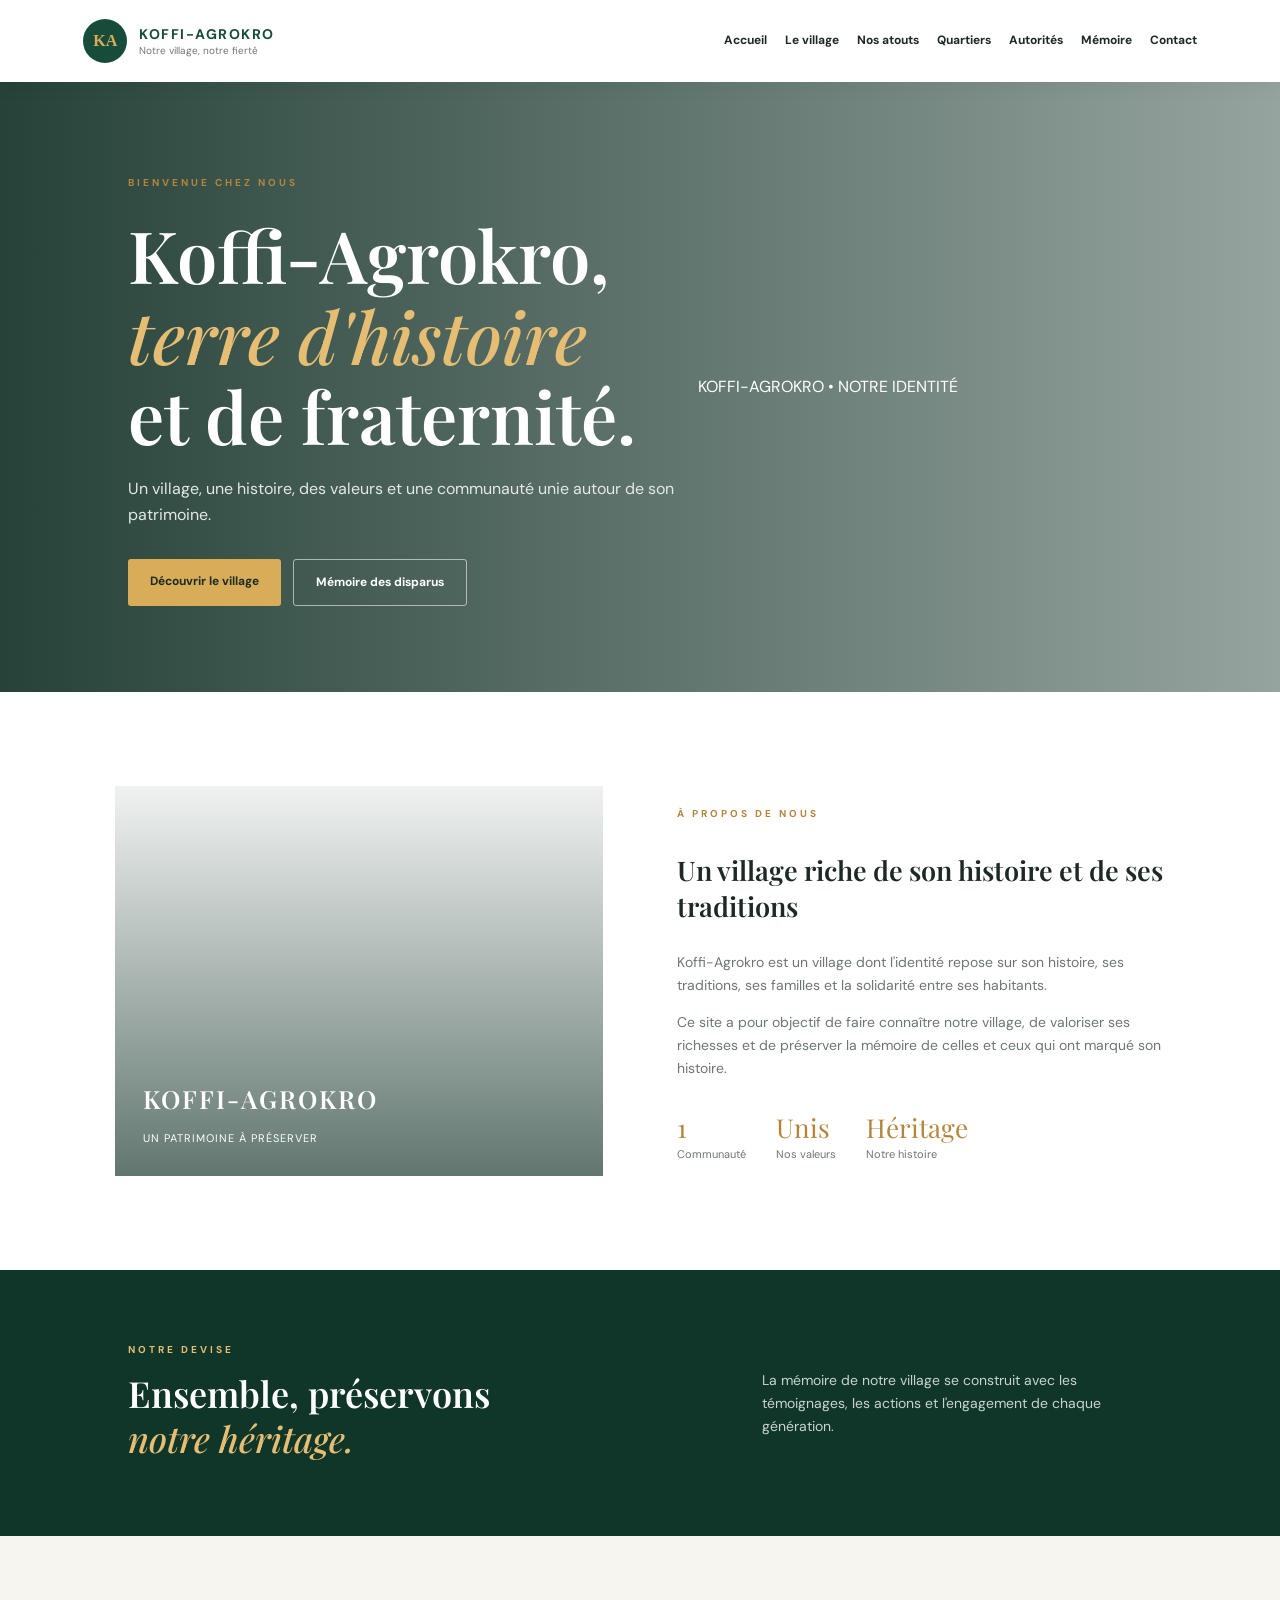
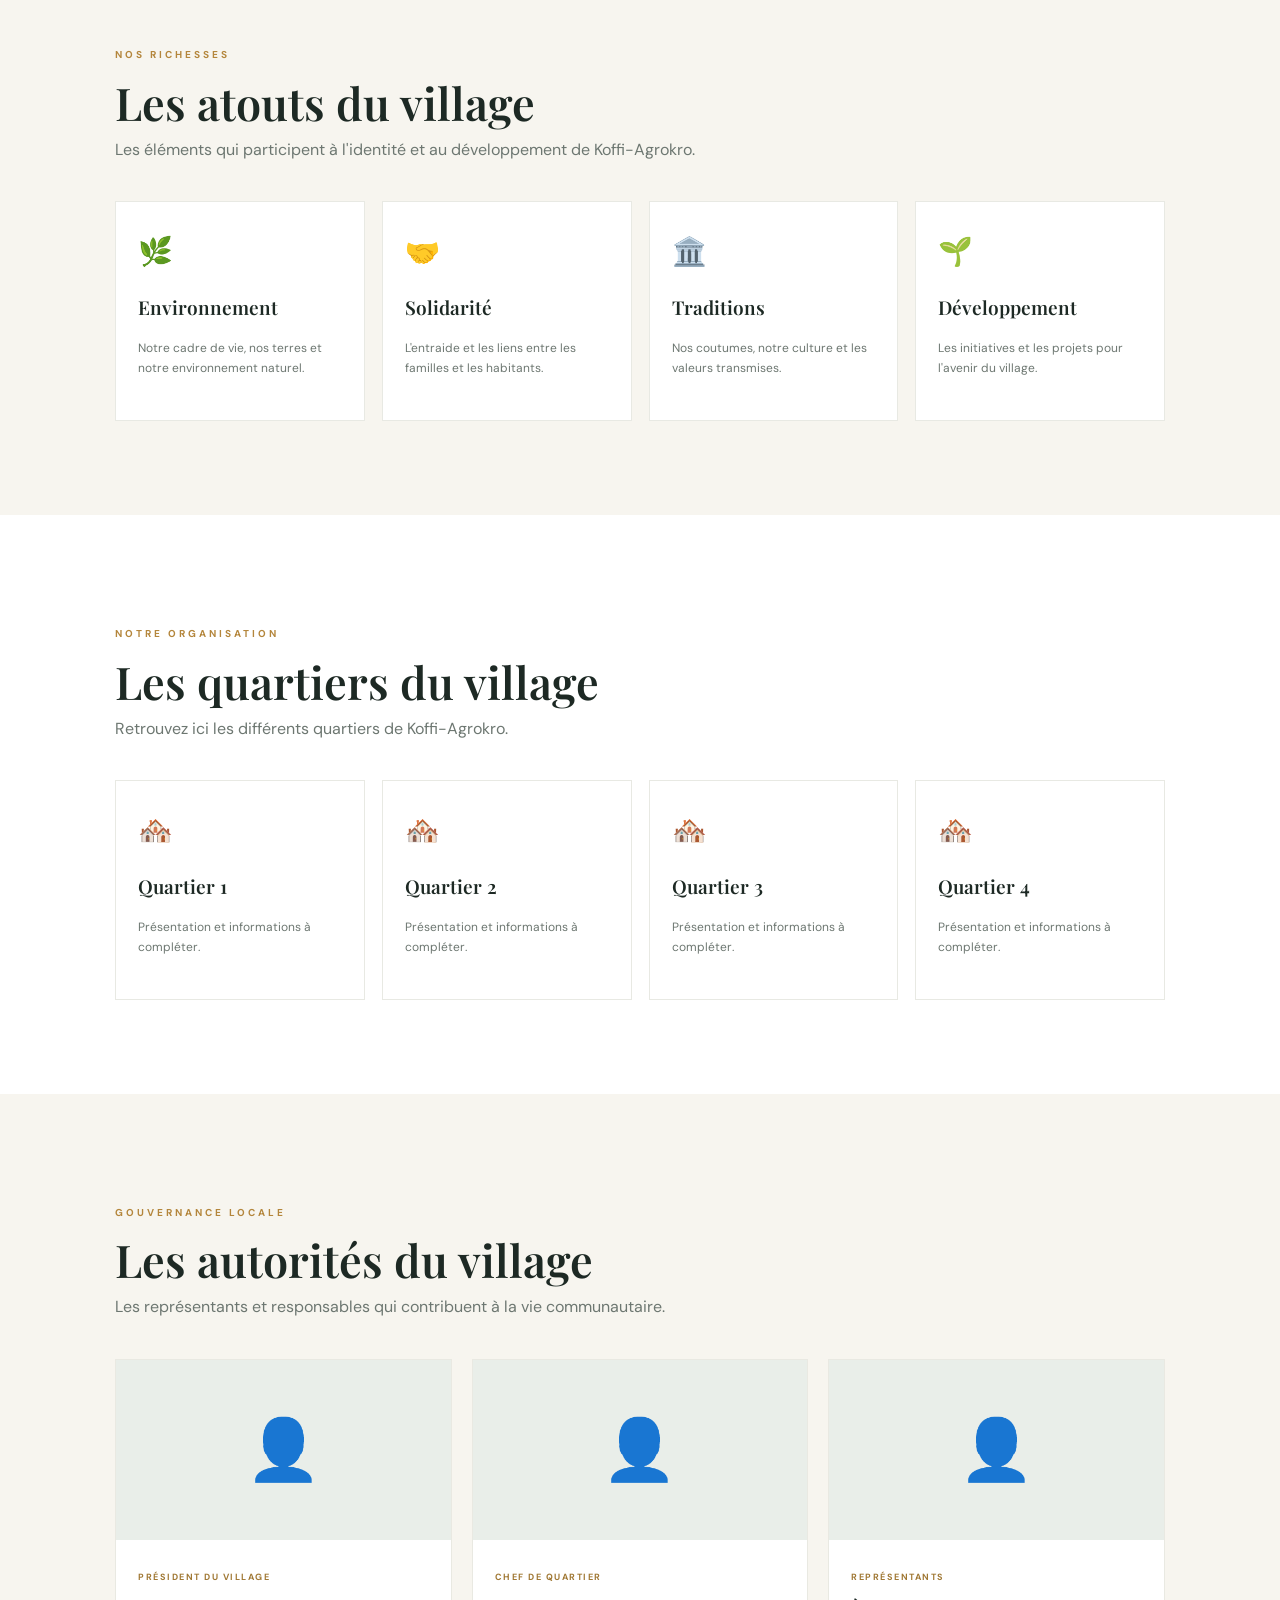
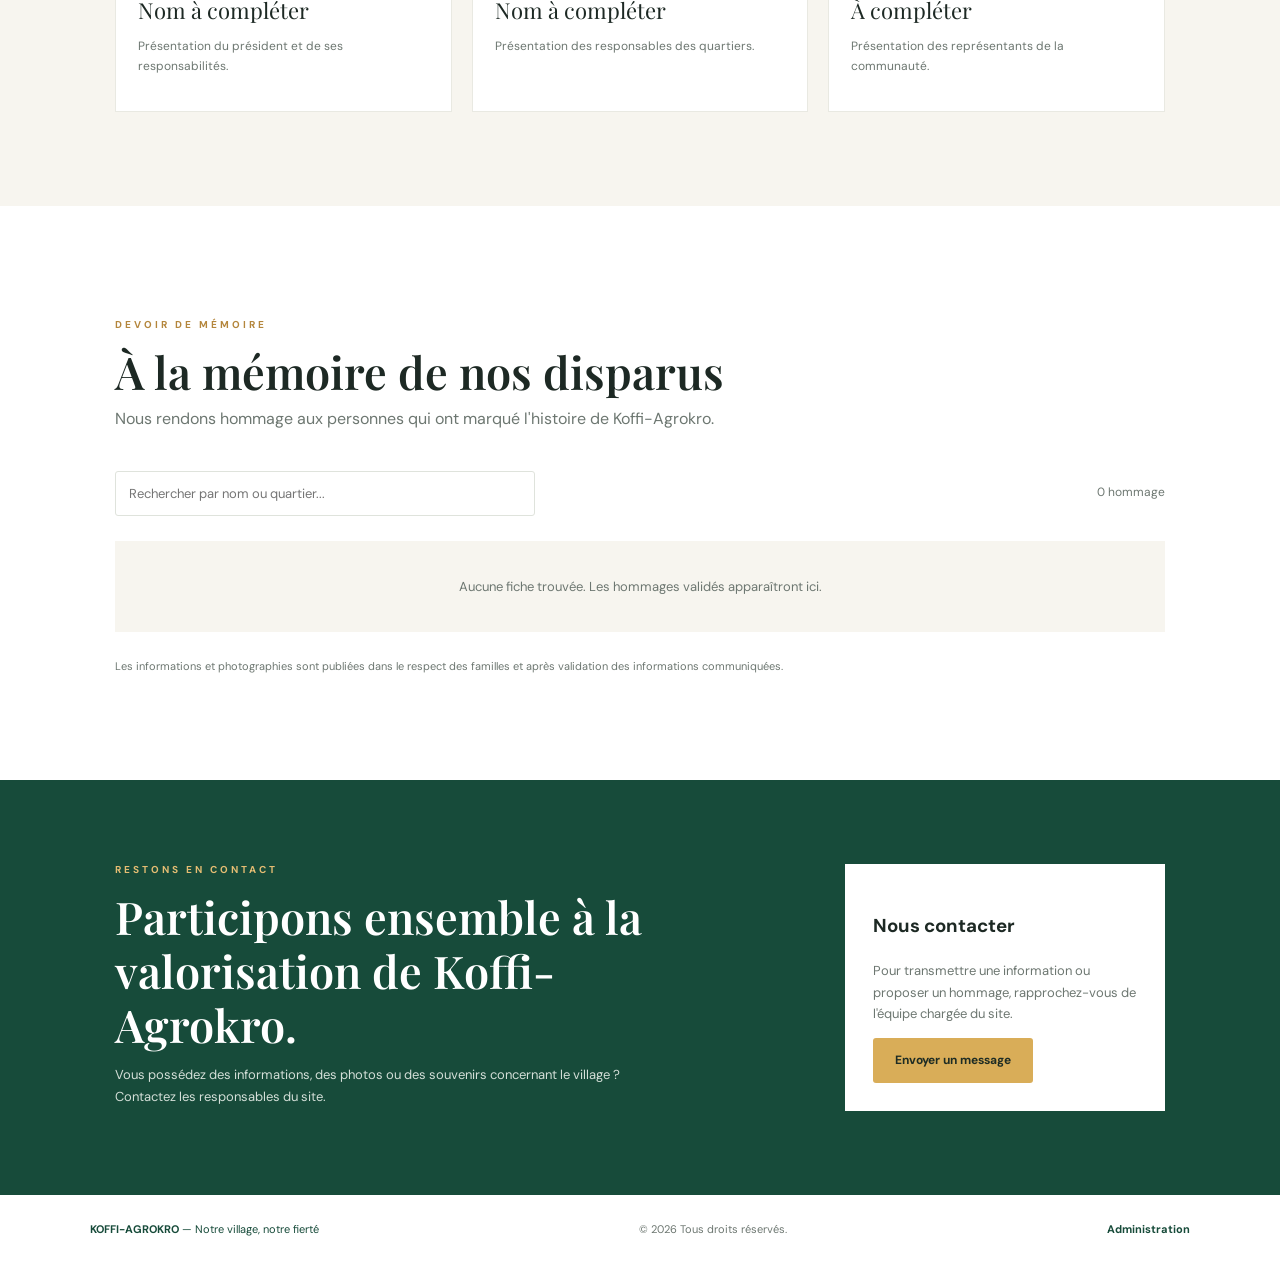
<file: index.html>
<!DOCTYPE html>
<html lang="fr">
<head>
  <meta charset="UTF-8">
  <meta name="viewport" content="width=device-width, initial-scale=1.0">
  <meta name="description" content="Bienvenue à Koffi-Agrokro : découvrez notre village, son histoire, ses quartiers et ses habitants.">
  <title>Koffi-Agrokro | Notre village</title>
  <link rel="stylesheet" href="styles.css">
</head>
<body>

<header class="site-header">
  <a href="#accueil" class="brand">
    <span class="brand-mark">KA</span>
    <span><strong>KOFFI-AGROKRO</strong><small>Notre village, notre fierté</small></span>
  </a>

  <button class="menu-toggle" id="menuToggle" aria-label="Ouvrir le menu">☰</button>

  <nav id="mainNav">
    <a href="#accueil">Accueil</a>
    <a href="#village">Le village</a>
    <a href="#atouts">Nos atouts</a>
    <a href="#quartiers">Quartiers</a>
    <a href="#autorites">Autorités</a>
    <a href="#memorial">Mémoire</a>
    <a href="#contact">Contact</a>
  </nav>
</header>

<main>
  <section class="hero" id="accueil">
    <div class="hero-content">
      <span class="eyebrow">BIENVENUE CHEZ NOUS</span>
      <h1>Koffi-Agrokro,<br><em>terre d'histoire</em><br>et de fraternité.</h1>
      <p>Un village, une histoire, des valeurs et une communauté unie autour de son patrimoine.</p>
      <div class="hero-actions">
        <a href="#village" class="button button-gold">Découvrir le village</a>
        <a href="#memorial" class="button button-light">Mémoire des disparus</a>
      </div>
    </div>
    <span class="hero-note">KOFFI-AGROKRO • NOTRE IDENTITÉ</span>
  </section>

  <section class="section" id="village">
    <div class="welcome-grid">
      <div class="welcome-art">
        <div class="art-label">KOFFI-AGROKRO<br><span>UN PATRIMOINE À PRÉSERVER</span></div>
      </div>
      <div class="welcome-copy">
        <span class="section-kicker">À PROPOS DE NOUS</span>
        <h3>Un village riche de son histoire et de ses traditions</h3>
        <p>Koffi-Agrokro est un village dont l'identité repose sur son histoire, ses traditions, ses familles et la solidarité entre ses habitants.</p>
        <p>Ce site a pour objectif de faire connaître notre village, de valoriser ses richesses et de préserver la mémoire de celles et ceux qui ont marqué son histoire.</p>
        <div class="fact-row">
          <div><strong>1</strong><span>Communauté</span></div>
          <div><strong>Unis</strong><span>Nos valeurs</span></div>
          <div><strong>Héritage</strong><span>Notre histoire</span></div>
        </div>
      </div>
    </div>
  </section>

  <section class="dark-band">
    <div>
      <span class="section-kicker light-kicker">NOTRE DEVISE</span>
      <h2>Ensemble, préservons<br><em>notre héritage.</em></h2>
    </div>
    <p>La mémoire de notre village se construit avec les témoignages, les actions et l'engagement de chaque génération.</p>
  </section>

  <section class="section section-soft" id="atouts">
    <div class="section-heading">
      <span class="section-kicker">NOS RICHESSES</span>
      <h2>Les atouts du village</h2>
      <p>Les éléments qui participent à l'identité et au développement de Koffi-Agrokro.</p>
    </div>
    <div class="cards-grid">
      <article class="info-card"><span class="card-icon">🌿</span><h3>Environnement</h3><p>Notre cadre de vie, nos terres et notre environnement naturel.</p></article>
      <article class="info-card"><span class="card-icon">🤝</span><h3>Solidarité</h3><p>L'entraide et les liens entre les familles et les habitants.</p></article>
      <article class="info-card"><span class="card-icon">🏛️</span><h3>Traditions</h3><p>Nos coutumes, notre culture et les valeurs transmises.</p></article>
      <article class="info-card"><span class="card-icon">🌱</span><h3>Développement</h3><p>Les initiatives et les projets pour l'avenir du village.</p></article>
    </div>
  </section>

  <section class="section" id="quartiers">
    <div class="section-heading">
      <span class="section-kicker">NOTRE ORGANISATION</span>
      <h2>Les quartiers du village</h2>
      <p>Retrouvez ici les différents quartiers de Koffi-Agrokro.</p>
    </div>
    <div class="cards-grid">
      <article class="info-card"><span class="card-icon">🏘️</span><h3>Quartier 1</h3><p>Présentation et informations à compléter.</p></article>
      <article class="info-card"><span class="card-icon">🏘️</span><h3>Quartier 2</h3><p>Présentation et informations à compléter.</p></article>
      <article class="info-card"><span class="card-icon">🏘️</span><h3>Quartier 3</h3><p>Présentation et informations à compléter.</p></article>
      <article class="info-card"><span class="card-icon">🏘️</span><h3>Quartier 4</h3><p>Présentation et informations à compléter.</p></article>
    </div>
  </section>

  <section class="section section-soft" id="autorites">
    <div class="section-heading">
      <span class="section-kicker">GOUVERNANCE LOCALE</span>
      <h2>Les autorités du village</h2>
      <p>Les représentants et responsables qui contribuent à la vie communautaire.</p>
    </div>
    <div class="leaders-grid">
      <article class="leader-card">
        <div class="portrait-placeholder">👤</div>
        <div class="leader-info"><span class="role">PRÉSIDENT DU VILLAGE</span><h3>Nom à compléter</h3><p>Présentation du président et de ses responsabilités.</p></div>
      </article>
      <article class="leader-card">
        <div class="portrait-placeholder">👤</div>
        <div class="leader-info"><span class="role">CHEF DE QUARTIER</span><h3>Nom à compléter</h3><p>Présentation des responsables des quartiers.</p></div>
      </article>
      <article class="leader-card">
        <div class="portrait-placeholder">👤</div>
        <div class="leader-info"><span class="role">REPRÉSENTANTS</span><h3>À compléter</h3><p>Présentation des représentants de la communauté.</p></div>
      </article>
    </div>
  </section>

  <section class="section memorial-section" id="memorial">
    <div class="section-heading">
      <span class="section-kicker">DEVOIR DE MÉMOIRE</span>
      <h2>À la mémoire de nos disparus</h2>
      <p>Nous rendons hommage aux personnes qui ont marqué l'histoire de Koffi-Agrokro.</p>
    </div>

    <div class="memorial-tools">
      <input id="memorialSearch" type="search" placeholder="Rechercher par nom ou quartier..." aria-label="Rechercher une personne">
      <span id="memorialCount">0 hommage</span>
    </div>

    <div class="memorial-grid" id="memorialGrid">
      <div class="empty-state">Les hommages validés apparaîtront ici.</div>
    </div>

    <p class="privacy-note">Les informations et photographies sont publiées dans le respect des familles et après validation des informations communiquées.</p>
  </section>

  <section class="contact-section" id="contact">
    <div class="contact-inner">
      <div>
        <span class="section-kicker light-kicker">RESTONS EN CONTACT</span>
        <h2>Participons ensemble à la valorisation de Koffi-Agrokro.</h2>
        <p>Vous possédez des informations, des photos ou des souvenirs concernant le village ? Contactez les responsables du site.</p>
      </div>
      <div class="contact-box">
        <h3>Nous contacter</h3>
        <p>Pour transmettre une information ou proposer un hommage, rapprochez-vous de l'équipe chargée du site.</p>
        <a class="button button-gold" href="mailto:contact@koffi-agrokro.ci">Envoyer un message</a>
      </div>
    </div>
  </section>
</main>

<footer>
  <span class="footer-brand"><strong>KOFFI-AGROKRO</strong> — Notre village, notre fierté</span>
  <span>© <span id="year"></span> Tous droits réservés.</span>
  <a href="admin.html">Administration</a>
</footer>

<script src="script.js"></script>
</body>
</html>
</file>
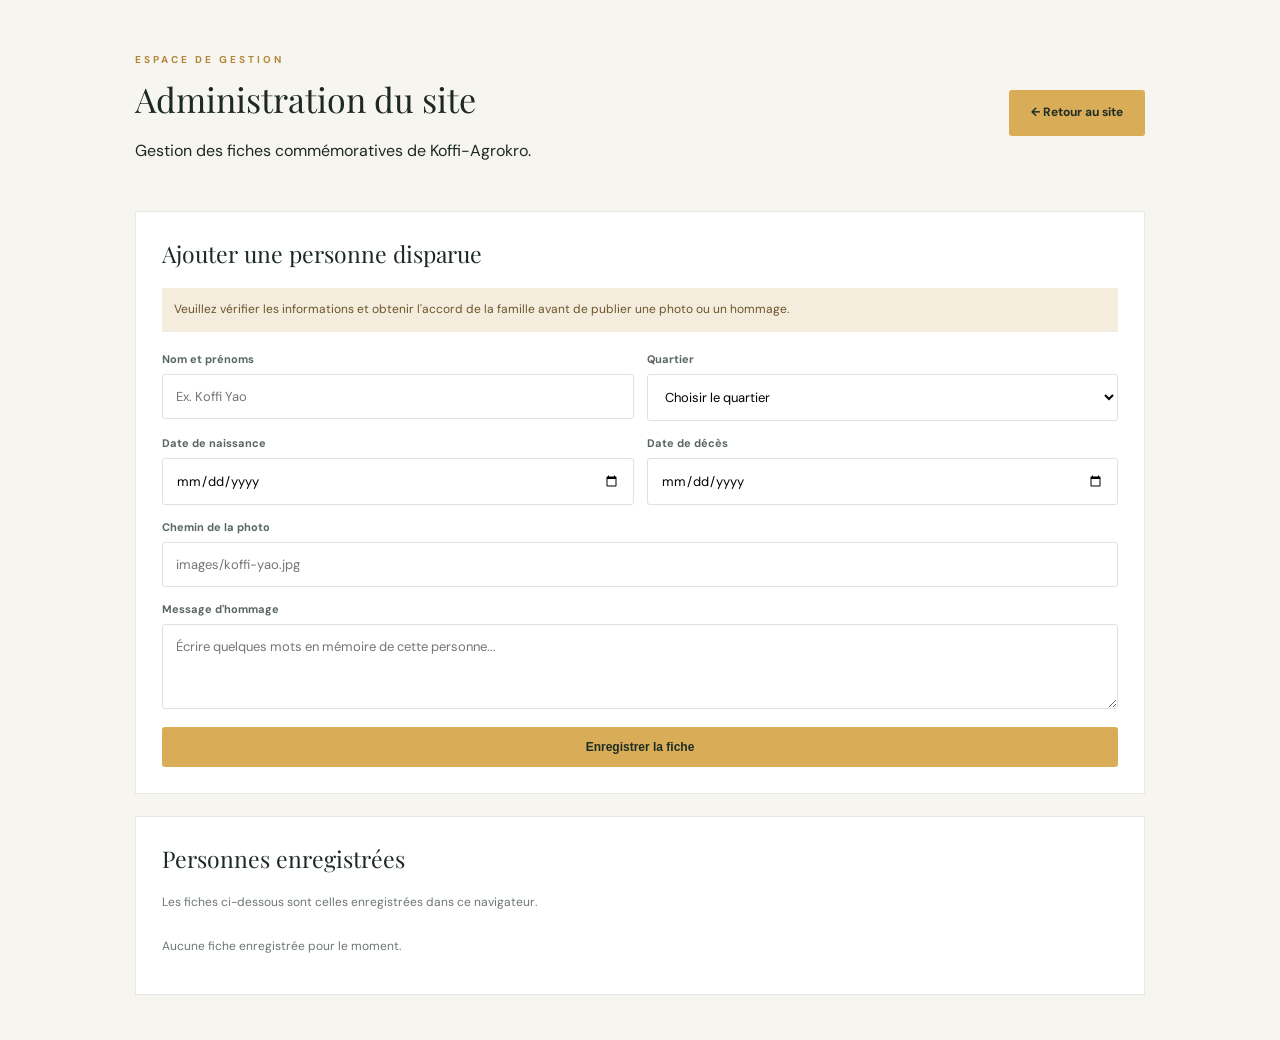
<file: admin.html>
<!DOCTYPE html>
<html lang="fr">
<head>
  <meta charset="UTF-8">
  <meta name="viewport" content="width=device-width, initial-scale=1.0">
  <title>Administration | Koffi-Agrokro</title>
  <link rel="stylesheet" href="styles.css">
</head>
<body class="admin-body">

<main class="admin-wrap">

  <div class="admin-top">
    <div>
      <span class="section-kicker">ESPACE DE GESTION</span>
      <h1>Administration du site</h1>
      <p>Gestion des fiches commémoratives de Koffi-Agrokro.</p>
    </div>
    <a href="index.html" class="button button-gold">← Retour au site</a>
  </div>

  <section class="admin-panel">
    <h2>Ajouter une personne disparue</h2>

    <div class="notice">
      Veuillez vérifier les informations et obtenir l'accord de la famille
      avant de publier une photo ou un hommage.
    </div>

    <form id="personForm" class="admin-form">

      <label>
        Nom et prénoms
        <input type="text" name="name" required placeholder="Ex. Koffi Yao">
      </label>

      <label>
        Quartier
        <select name="quartier" required>
          <option value="">Choisir le quartier</option>
          <option value="Quartier 1">Quartier 1</option>
          <option value="Quartier 2">Quartier 2</option>
          <option value="Quartier 3">Quartier 3</option>
          <option value="Quartier 4">Quartier 4</option>
        </select>
      </label>

      <label>
        Date de naissance
        <input type="date" name="birth" required>
      </label>

      <label>
        Date de décès
        <input type="date" name="death" required>
      </label>

      <label class="wide">
        Chemin de la photo
        <input type="text" name="photo" placeholder="images/koffi-yao.jpg">
      </label>

      <label class="wide">
        Message d'hommage
        <textarea name="note" placeholder="Écrire quelques mots en mémoire de cette personne..."></textarea>
      </label>

      <button type="submit" class="button button-gold wide">
        Enregistrer la fiche
      </button>

    </form>
  </section>

  <section class="admin-panel">
    <h2>Personnes enregistrées</h2>
    <p class="admin-help">
      Les fiches ci-dessous sont celles enregistrées dans ce navigateur.
    </p>
    <div id="adminList" class="admin-list">
      <p class="admin-help">Chargement des fiches...</p>
    </div>
  </section>

</main>

<script src="admin.js"></script>
</body>
</html>
</file>
<file: styles.css>
@import url('https://fonts.googleapis.com/css2?family=DM+Sans:wght@400;500;600;700&family=Playfair+Display:wght@500;600;700&display=swap');

:root {
  --green: #174b3a;
  --deep: #103629;
  --gold: #d9ad58;
  --cream: #f7f5ef;
  --ink: #1d2924;
  --muted: #6d7771;
}

* { box-sizing: border-box; }
html { scroll-behavior: smooth; }
body {
  margin: 0;
  color: var(--ink);
  font-family: 'DM Sans', Arial, sans-serif;
  line-height: 1.65;
}
a { color: inherit; text-decoration: none; }

.site-header {
  min-height: 82px;
  padding: 0 6.5%;
  display: flex;
  align-items: center;
  justify-content: space-between;
  background: white;
  position: sticky;
  top: 0;
  z-index: 20;
  box-shadow: 0 3px 20px #102d2010;
}
.brand { display: flex; align-items: center; gap: 12px; color: var(--green); }
.brand-mark {
  width: 44px; height: 44px; border-radius: 50%;
  background: var(--green); color: var(--gold);
  display: grid; place-items: center;
  font-family: Georgia, serif; font-weight: bold;
}
.brand strong, .brand small { display: block; line-height: 1.3; }
.brand strong { font-size: 14px; letter-spacing: 1.5px; }
.brand small { font-size: 10px; color: var(--muted); }

nav { display: flex; gap: 18px; align-items: center; font-size: 12px; font-weight: 700; }
nav a:hover { color: #a97825; }
.menu-toggle { display: none; background: none; border: 0; font-size: 26px; }

.hero {
  min-height: 610px;
  background: linear-gradient(90deg,#102f25e8,#102f2570),url('https://images.unsplash.com/photo-1516026672322-bc52d61a55d5?auto=format&fit=crop&w=2000&q=85') center/cover;
  display: flex; align-items: center; padding: 70px 10%; color: white;
}
.hero-content { max-width: 720px; }
.eyebrow, .section-kicker {
  font-size: 10px; letter-spacing: 3px; font-weight: 700; color: #b4863c;
}
.hero h1 {
  font: 600 clamp(40px,6vw,72px)/1.12 'Playfair Display',Georgia,serif;
  margin: 20px 0;
}
.hero h1 em, .dark-band h2 em { color: #e5bd73; font-weight: 500; }
.hero p { max-width: 570px; color: #e4e9e5; font-size: 16px; }
.hero-actions { display: flex; gap: 12px; margin-top: 30px; flex-wrap: wrap; }
.button { display: inline-block; padding: 13px 22px; font-size: 12px; font-weight: 700; border-radius: 3px; }
.button-gold { background: var(--gold); color: #1e2c24; }
.button-light { border: 1px solid #ffffff90; color: white; }

.section { padding: 94px 9%; }
.section-heading { margin: 10px 0 38px; }
.section-heading h2, .contact-section h2 {
  font: 600 clamp(30px,4vw,45px)/1.2 'Playfair Display',Georgia,serif;
  margin: 8px 0;
}
.section-heading p { color: var(--muted); max-width: 650px; margin: 0; }

.welcome-grid { display: grid; grid-template-columns: 1fr 1fr; gap: 7%; align-items: center; }
.welcome-art {
  min-height: 390px;
  background: linear-gradient(0deg,#102f25a8,#102f2510),url('https://images.unsplash.com/photo-1500382017468-9049fed747ef?auto=format&fit=crop&w=1000&q=80') center/cover;
  display: flex; align-items: end; padding: 28px;
}
.art-label { color: white; font: 600 25px 'Playfair Display',serif; letter-spacing: 2px; }
.art-label span { font: 11px 'DM Sans'; letter-spacing: 1px; }
.welcome-copy h3 { font: 600 27px 'Playfair Display',serif; }
.welcome-copy p { color: var(--muted); font-size: 14px; }
.fact-row { display: flex; gap: 30px; margin-top: 30px; }
.fact-row strong, .fact-row span { display: block; }
.fact-row strong { font: 26px 'Playfair Display'; color: #b4863c; }
.fact-row span { font-size: 11px; color: var(--muted); }

.dark-band {
  background: var(--deep); color: white; padding: 65px 10%;
  display: flex; justify-content: space-between; gap: 50px; align-items: center;
}
.dark-band h2 { font: 600 36px/1.25 'Playfair Display'; margin: 10px 0; }
.dark-band p { max-width: 390px; color: #c9d4ce; font-size: 14px; }
.light-kicker { color: #e5bd73; }

.cards-grid { display: grid; grid-template-columns: repeat(4,1fr); gap: 17px; }
.info-card { padding: 27px 22px; border: 1px solid #e8e9e3; background: white; min-height: 220px; }
.card-icon { font-size: 28px; }
.info-card h3, .representative-grid h3 { font: 600 19px 'Playfair Display'; }
.info-card p, .representative-grid p { font-size: 12px; color: var(--muted); }
.section-soft { background: var(--cream); }

.leaders-grid, .representative-grid { display: grid; grid-template-columns: repeat(3,1fr); gap: 20px; }
.leader-card { border: 1px solid #e9e9e2; background: white; }
.portrait-placeholder { height: 180px; background: #e9eee9; display: grid; place-items: center; font-size: 60px; color: #9ca99f; }
.leader-info { padding: 22px; }
.role { font-size: 9px; letter-spacing: 1.5px; color: #a07834; font-weight: bold; }
.leader-info h3 { font: 22px 'Playfair Display'; margin: 7px 0; }
.leader-info p { font-size: 12px; color: var(--muted); }

.memorial-section { background: #fff; }
.memorial-tools { display: flex; justify-content: space-between; gap: 15px; align-items: center; margin-bottom: 25px; }
.memorial-tools input, .admin-form input, .admin-form textarea, .admin-form select {
  padding: 13px; border: 1px solid #dfe3dc; border-radius: 3px;
  font: 13px 'DM Sans'; width: 100%; background: white;
}
.memorial-tools input { max-width: 420px; }
.memorial-tools span { font-size: 12px; color: var(--muted); }
.memorial-group { margin-bottom: 38px; }
.memorial-group-title {
  font: 600 25px 'Playfair Display',Georgia,serif;
  color: var(--green); border-left: 4px solid var(--gold);
  padding: 8px 15px; margin-bottom: 18px; background: var(--cream);
}
.memorial-group-grid { display: grid; grid-template-columns: repeat(3,1fr); gap: 18px; }
.memorial-card {
  border: 1px solid #e7e7e0; padding: 20px;
  display: flex; gap: 15px; background: white; border-radius: 4px;
}
.memorial-photo {
  width: 100px; min-width: 100px; height: 115px;
  object-fit: cover; background: #edf0eb; border-radius: 3px;
}
.memorial-info { min-width: 0; }
.memorial-card h3 { font: 18px 'Playfair Display'; margin: 0; }
.memorial-card p { font-size: 11px; color: var(--muted); margin: 4px 0; }
.empty-state { padding: 35px; text-align: center; background: var(--cream); color: var(--muted); font-size: 13px; }
.privacy-note { font-size: 11px; color: var(--muted); margin-top: 25px; }

.contact-section { background: var(--green); color: white; padding: 75px 9%; }
.contact-inner { display: flex; justify-content: space-between; gap: 50px; align-items: center; }
.contact-inner>div:first-child { max-width: 560px; }
.contact-section p { color: #d4dfd8; font-size: 13px; }
.contact-box { background: white; color: var(--ink); padding: 28px; max-width: 320px; }
.contact-box p { color: var(--muted); }

footer {
  padding: 25px 7%; display: flex; align-items: center;
  justify-content: space-between; gap: 20px; font-size: 11px; color: var(--muted);
}
.footer-brand { color: var(--green); }
footer>a:last-child { color: var(--green); font-weight: bold; }

/* Administration */
.admin-body { background: var(--cream); min-height: 100vh; }
.admin-wrap { max-width: 1050px; margin: 45px auto; padding: 0 20px; }
.admin-top { display: flex; justify-content: space-between; align-items: center; gap: 20px; margin-bottom: 30px; }
.admin-top h1 { font: 34px 'Playfair Display'; margin: 5px 0; }
.admin-panel { background: white; border: 1px solid #e6e8e1; padding: 26px; margin-bottom: 22px; }
.admin-panel h2 { font: 23px 'Playfair Display'; margin-top: 0; }
.admin-form { display: grid; grid-template-columns: repeat(2,1fr); gap: 13px; }
.admin-form label { font-size: 11px; font-weight: bold; color: #59665e; display: block; }
.admin-form label input, .admin-form label textarea, .admin-form label select { margin-top: 6px; }
.admin-form .wide { grid-column: 1/-1; }
.admin-form textarea { min-height: 85px; resize: vertical; }
.admin-form button { border: 0; cursor: pointer; }
.admin-list { display: grid; gap: 10px; }
.admin-item { display: flex; justify-content: space-between; align-items: center; gap: 15px; padding: 12px; background: var(--cream); font-size: 13px; }
.delete-btn { background: #8d3838; color: white; border: 0; padding: 8px 12px; cursor: pointer; }
.admin-help { font-size: 12px; color: var(--muted); line-height: 1.6; }
.notice { padding: 12px; background: #f4eddd; color: #6c542b; font-size: 12px; margin-bottom: 18px; }

@media(max-width: 900px) {
  nav { gap: 10px; font-size: 10px; }
  .section { padding: 70px 6%; }
  .cards-grid { grid-template-columns: repeat(2,1fr); }
  .memorial-group-grid { grid-template-columns: repeat(2,1fr); }
}
@media(max-width: 680px) {
  .site-header { min-height: 70px; }
  .menu-toggle { display: block; }
  nav {
    display: none; position: absolute; top: 70px; left: 0; right: 0;
    background: white; padding: 18px 7%; box-shadow: 0 10px 15px #0001;
    flex-direction: column; align-items: stretch;
  }
  nav.open { display: flex; }
  nav a { padding: 8px; }
  .hero { min-height: 570px; padding: 60px 7%; }
  .hero h1 { font-size: 43px; }
  .welcome-grid, .contact-inner { display: grid; grid-template-columns: 1fr; }
  .welcome-art { min-height: 270px; }
  .dark-band { display: block; padding: 50px 7%; }
  .cards-grid, .leaders-grid, .representative-grid, .memorial-group-grid { grid-template-columns: 1fr; }
  .contact-box { max-width: none; }
  .memorial-tools { align-items: stretch; flex-direction: column; }
  .memorial-tools input { max-width: none; }
  footer { flex-direction: column; align-items: flex-start; }
  .admin-top { align-items: flex-start; flex-direction: column; }
  .admin-form { grid-template-columns: 1fr; }
  .admin-form .wide { grid-column: auto; }
  .memorial-card { max-width: 100%; }
}
</file>
